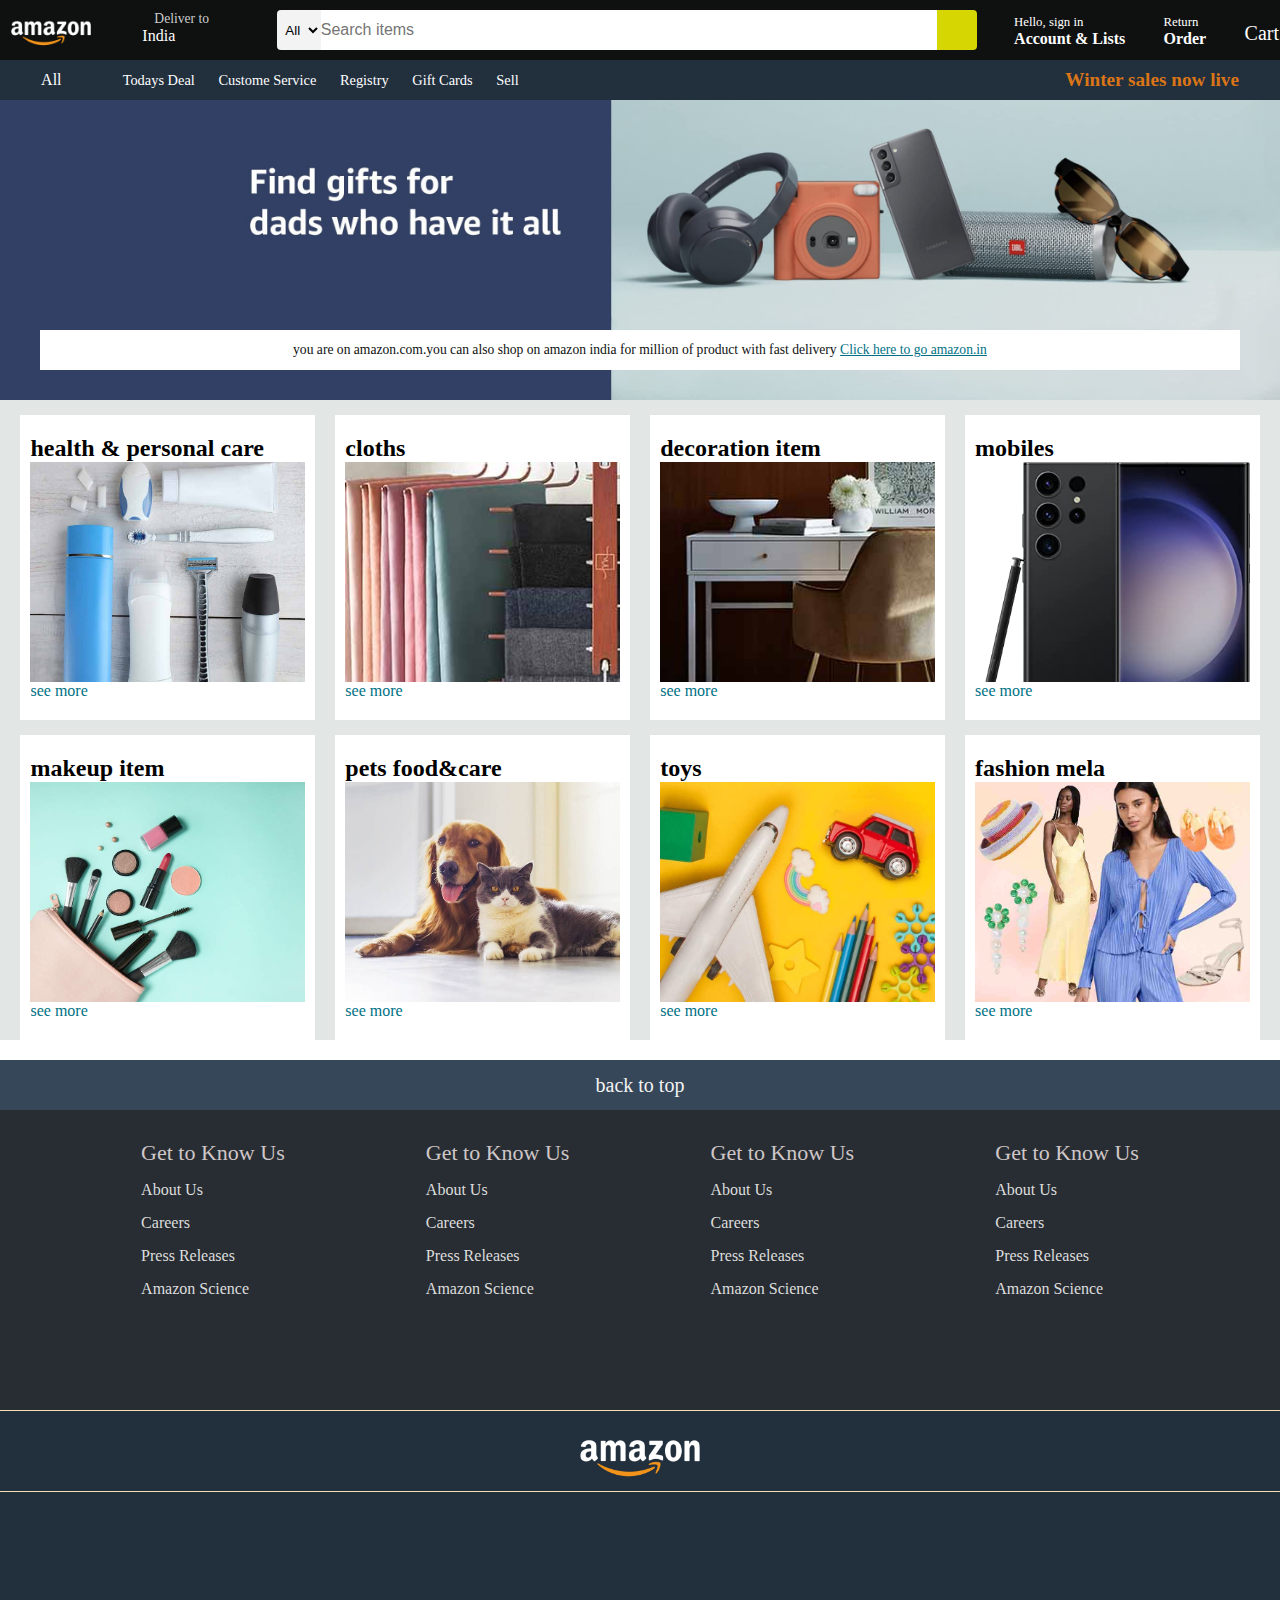
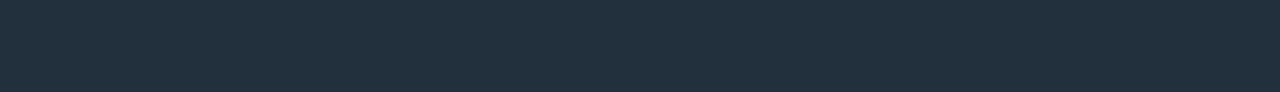
<file: amazonclon/index.html>
<!DOCTYPE html>
<html lang="en">
<head>
    <meta charset="UTF-8">
    <meta name="viewport" content="width=device-width, initial-scale=1.0">
    <title>Document</title>
    <link rel="stylesheet" href="https://cdnjs.cloudflare.com/ajax/libs/font-awesome/6.4.0/css/all.min.css" integrity="sha512-iecdLmaskl7CVkqkXNQ/ZH/XLlvWZOJyj7Yy7tcenmpD1ypASozpmT/E0iPtmFIB46ZmdtAc9eNBvH0H/ZpiBw==" crossorigin="anonymous" referrerpolicy="no-referrer" />
    <link rel="stylesheet" href="amazon_style.css">
</head>
<body>
    <!--       main div      -->
        <div class="navbar">
            <!--     1      -->
            <div class="nav-logo border">
                <div class="logo"></div>
            </div>
            <!--      2   -->
            <div class="nav-address border">
                <p class="add-text1">Deliver to</p>
                <div class="add-icon">
                    <i class="fa-solid fa-location-dot"></i>
                    <p class="add-text2">India</p>
                </div>
            </div>
            <!--   3   -->
            <div class="nav-search">
                <select class="select-search">
                    <option>All</option>
                </select>
                <input  placeholder="Search items" class="search-input">
                <div class="search-icon">
                    <i class="fa-solid fa-magnifying-glass"></i>
                </div> 
            </div>
            <!--     4      -->
            <div class="nav-sign border" >
                <p><span class="box45">Hello, sign in</span></p>
                <P class="box54">Account & Lists</P>
            </div>
            <!--            5          -->
            <div class="nav-retun border" >
                <p><span class="box45">Return</span></p>
                <P class="box54">Order</P>
            </div>
            <!--             6            -->
            <div class="nav-cart border">
                <i class="fa-solid fa-cart-shopping"></i>
                Cart
            </div>
        </div>
        <!--     panel  row2    -->
        <div class="panel">
            <div class="border">
                <i class="fa-solid fa-list"></i>
                All
            </div>
            <div class="panel-ops">
                <p>Todays Deal</p>
                <p>Custome Service</p>
                <p>Registry</p>
                <p>Gift Cards</p>
                <p> Sell</p>
            </div>
            <div class="panel-deals border">
                Winter sales now live
            </div>
        </div>
    </header>
    <!-- heroes section -->
    <div class="herose">
        <div class="herose-contain">
            <p>you are on amazon.com.you can also shop on amazon india for million of product with fast delivery <a href="#">Click here to go amazon.in</a></p>
        </div>
    </div>
    <!-- shop section -->
    <div class="shop-sec">
        <div class="box1 box">
        <div class="box-contant">
            <h2>health & personal care</h2>
            <div class="box-img" style="background-image: url(box2_image.jpg);"></div> 
            <p>see more</p>
        </div>
        </div>
        <div class="box2 box">
            <div class="box-contant">
            <h2>cloths</h2>
            <div class="box-img" style="background-image: url(box1_image.jpg);"></div> 
            <p>see more</p>
        </div></div>
        <div class="box3 box">
            <div class="box-contant">
                <h2>decoration item</h2>
                <div class="box-img" style="background-image: url(box3_image.jpg);"></div> 
                <p>see more</p>
            </div>
        </div>
        <div class="box4 box">
            <div class="box-contant">
                <h2>mobiles</h2>
                <div class="box-img" style="background-image: url(box4_image.jpg);"></div> 
                <p>see more</p>
            </div>
        </div>
        <div class="box5 box">
            <div class="box-contant">
                <h2>makeup item</h2>
                <div class="box-img" style="background-image: url(box5_image.jpg);"></div> 
                <p>see more</p>
            </div>
            </div>
            <div class="box6 box">
                <div class="box-contant">
                <h2>pets food&care</h2>
                <div class="box-img" style="background-image: url(box6_image.jpg);"></div> 
                <p>see more</p>
            </div></div>
            <div class="box7 box">
                <div class="box-contant">
                    <h2>toys</h2>
                    <div class="box-img" style="background-image: url(box7_image.jpg);"></div> 
                    <p>see more</p>
                </div>
            </div>
            <div class="box8 box">
                <div class="box-contant">
                    <h2>fashion mela</h2>
                    <div class="box-img" style="background-image: url(box8_image.jpg);"></div> 
                    <p>see more</p>
                </div>
            </div>
    </div>
    
    <footer>
         <div class="footpanel1">
            back to top
         </div>
         <div class="footpanel2">
            <ul>
                <p style="font-size: 22px;">Get to Know Us</p>
                <a href="#">About Us</a>
                <a href="#">Careers</a>
                <a href="#">Press Releases</a>
                <a href="#">Amazon Science</a>
            </ul> 
            <ul>
                <p style="font-size: 22px;">Get to Know Us</p>
                <a href="#">About Us</a>
                <a href="#">Careers</a>
                <a href="#">Press Releases</a>
                <a href="#">Amazon Science</a>
            </ul> 
            <ul>
                <p style="font-size: 22px;">Get to Know Us</p>
                <a href="#">About Us</a>
                <a href="#">Careers</a>
                <a href="#">Press Releases</a>
                <a href="#">Amazon Science</a>
            </ul> 
            <ul>
                <p style="font-size: 22px;">Get to Know Us</p>
                <a href="#">About Us</a>
                <a href="#">Careers</a>
                <a href="#">Press Releases</a>
                <a href="#">Amazon Science</a>
            </ul> 
        </div>

        <div class="footpanel3">
            <div class="logo-img" style="background-image: url(amazon_logo.png);"></div>
        </div>
        <div class="footpanel4"> </div>
    </footer>
    </body>
</body>
</html>
</file>
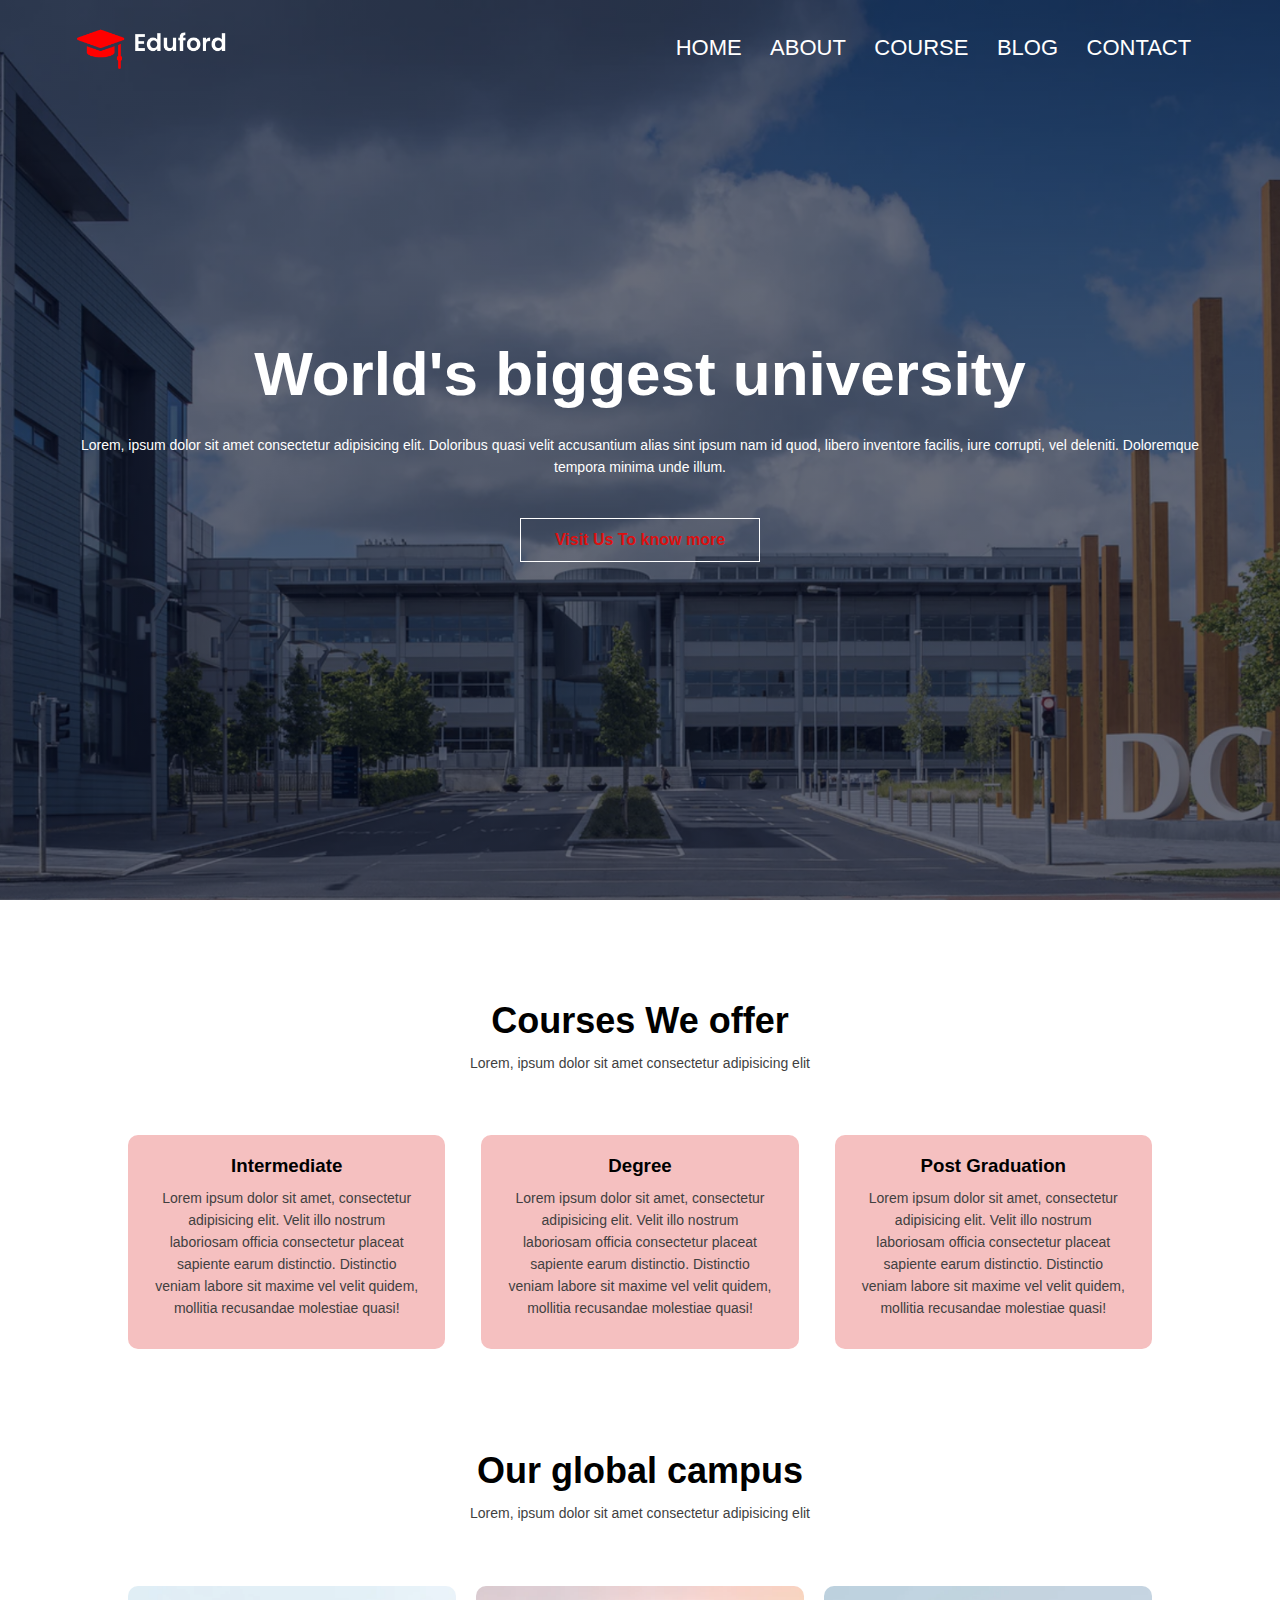
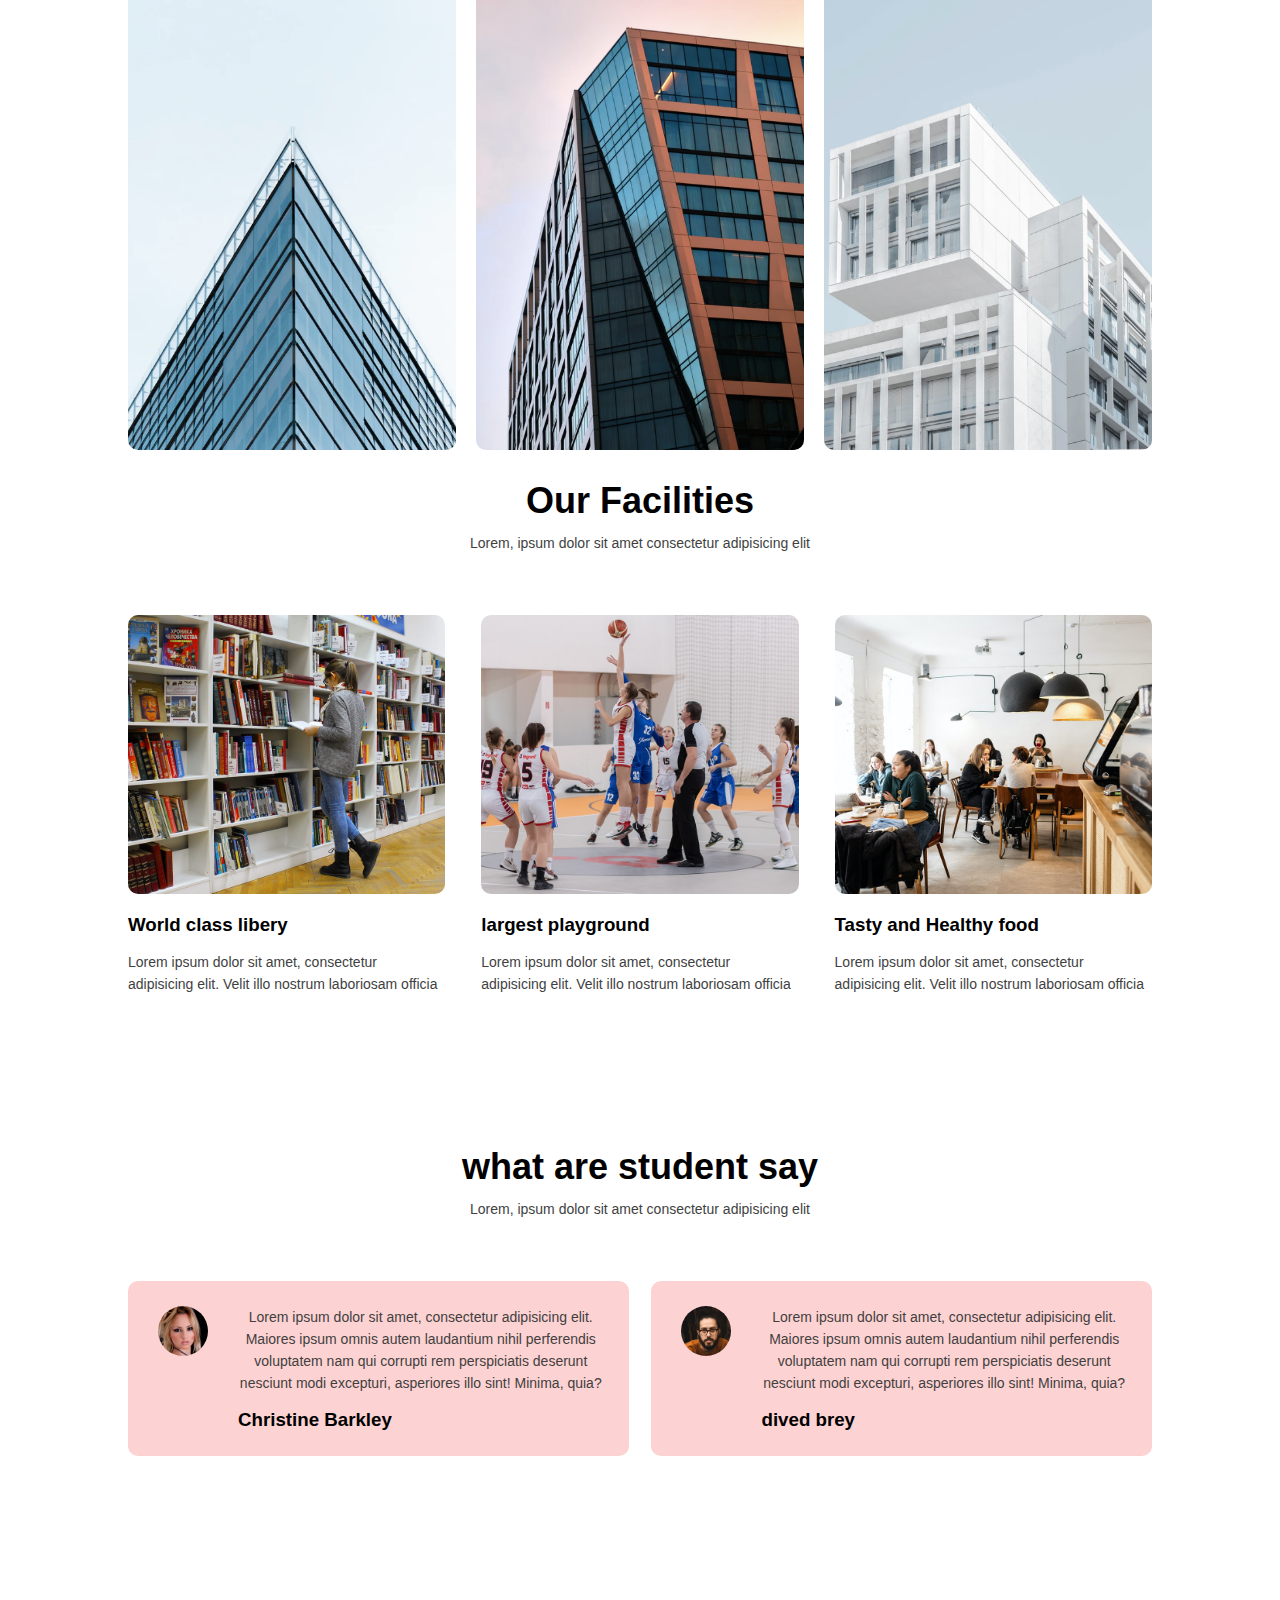
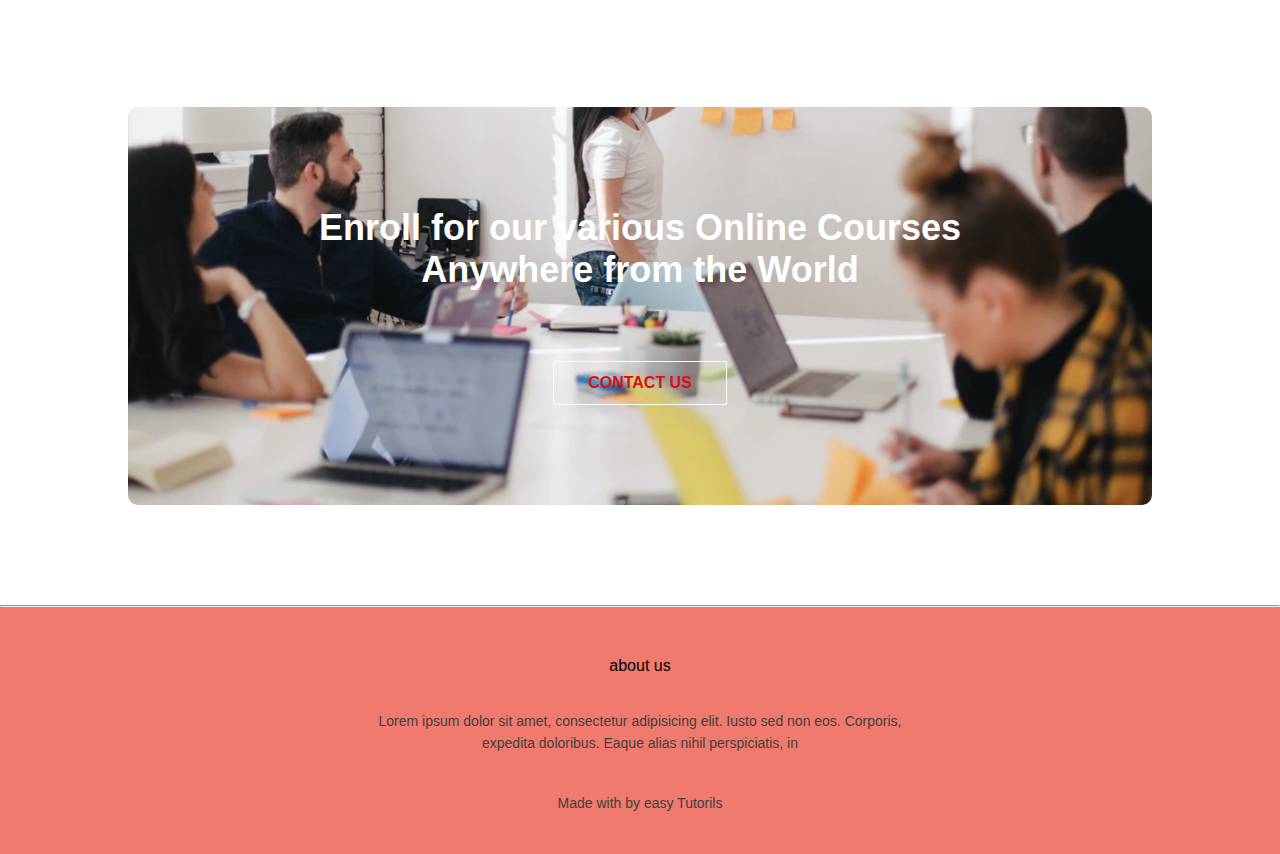
<file: college page/index.html>
<!DOCTYPE html>
<html lang="en">
<head>
    <meta charset="UTF-8">
    <meta name="viewport" content="width=device-width, initial-scale=1.0">
    <title>University</title>
    <link rel="stylesheet" href="https://cdnjs.cloudflare.com/ajax/libs/font-awesome/6.4.0/css/all.min.css" integrity="sha512-iecdLmaskl7CVkqkXNQ/ZH/XLlvWZOJyj7Yy7tcenmpD1ypASozpmT/E0iPtmFIB46ZmdtAc9eNBvH0H/ZpiBw==" crossorigin="anonymous" referrerpolicy="no-referrer"/>
    <link rel="stylesheet" href="style.css">
</head>
<body>
    <section class="header">
        <nav>
            <a href="index.com"><img src="logo.png" alt=""></a>
            <div class="nav-links" id="navLinks">
                <i class="fa-solid fa-circle-xmark" onclick="hidimemu()"></i>
                <ul>
                    <li><a href="">HOME</a></li>
                    <li><a href="">ABOUT</a></li>
                    <li><a href="">COURSE</a></li>
                    <li><a href="">BLOG</a></li>
                    <li><a href="">CONTACT</a></li>
                </ul>
            </div>
                <i class="fa-solid fa-bars" onclick="showmenu()"></i>
        </nav>
        <div class="text-box">
            <h1>World's biggest university</h1>
            <p>Lorem, ipsum dolor sit amet consectetur adipisicing elit. 
                Doloribus quasi velit accusantium alias sint ipsum nam
                 id quod, libero inventore facilis, iure corrupti, 
                vel deleniti. Doloremque tempora minima unde illum.
            </p>
            <a class='hero-btn'>Visit Us To know more</a>
             

        </div>

    </section>
    <!-- ------------------java script for toogle menu-------------- -->
    <script>

        var navLinks = document.getElementById("navLinks");
        function showmenu(){
            navLinks.style.right ="0";
        }
        function hidimemu(){
            navLinks.style.right ="-200px";
        }
    </script>

    <!-- ------------------------course---------------- -->
    <section class="course">
        <h1>Courses We offer </h1>
        <p>Lorem, ipsum dolor sit amet consectetur adipisicing elit</p>
        
        <div class="row">
            <div class="course-col">
                <h3>Intermediate</h3>
                <p>Lorem ipsum dolor sit amet, consectetur adipisicing 
                    elit. Velit illo nostrum laboriosam officia consectetur
                    placeat sapiente earum distinctio. Distinctio veniam labore 
                    sit maxime vel velit quidem, 
                    mollitia recusandae molestiae quasi!
                </p>
            </div>
            <div class="course-col">
                <h3>Degree</h23>
                <p>Lorem ipsum dolor sit amet, consectetur adipisicing 
                    elit. Velit illo nostrum laboriosam officia consectetur
                    placeat sapiente earum distinctio. Distinctio veniam labore 
                    sit maxime vel velit quidem, 
                    mollitia recusandae molestiae quasi!
                </p>
            </div>
            <div class="course-col">
                    <h3>Post Graduation</h3>
                <p>Lorem ipsum dolor sit amet, consectetur adipisicing 
                    elit. Velit illo nostrum laboriosam officia consectetur
                    placeat sapiente earum distinctio. Distinctio veniam labore 
                    sit maxime vel velit quidem, 
                    mollitia recusandae molestiae quasi!
                </p>
            </div>
        </div>
    </section>
    <!--       campus     -->
    <section>
        <div class="campus">
            <h1>Our global campus</h1>
            <p>Lorem, ipsum dolor sit amet consectetur adipisicing elit</p>
            <div class="row">
                <div class="campus-col">
                    <img src="london.png" alt="not load">
                    <div class="layer">
                        <h3>LONDON</h3>
                    </div>
                </div>
                <div class="campus-col">
                    <img src="newyork.png" alt="not load">
                    <div class="layer">
                        <h3>New York</h3>
                    </div>
                </div>
                <div class="campus-col">
                    <img src="washington.png" alt="not load">
                    <div class="layer">
                        <h3>Wasghinton</h3>
                    </div>
                </div>
            </div>
        </div>
    </section>

    <!--        facilities      -->
    <section class="facilities">
        <h1>Our Facilities</h1>
        <p>Lorem, ipsum dolor sit amet consectetur adipisicing elit</p>

        <div class="row">
            <div class="facilities-col">
                <img src="library.png" alt="">
                <h3>World class libery</h3>
                <p>Lorem ipsum dolor sit amet, consectetur adipisicing 
                elit. Velit illo nostrum laboriosam officia</p>
            </div>
            <div class="facilities-col">
                <img src="basketball.png" alt="">
                <h3>largest playground</h3>
                <p>Lorem ipsum dolor sit amet, consectetur adipisicing 
                elit. Velit illo nostrum laboriosam officia</p>
            </div>
            <div class="facilities-col">
                <img src="cafeteria.png" alt="">
                <h3>Tasty and Healthy food</h3>
                <p>Lorem ipsum dolor sit amet, consectetur adipisicing 
                elit. Velit illo nostrum laboriosam officia</p>
            </div>
        </div>
    </section>

    <!--         testimonials        -->
    <section class="testimonials">
        <h1>what are student say</h1>
        <p>Lorem, ipsum dolor sit amet consectetur adipisicing elit</p>

        <div class="row">
            <div class="testimonials-col">
                <img src="user1.jpg" alt="">
                <div>
                    <p>Lorem ipsum dolor sit amet, consectetur adipisicing elit. 
                        Maiores ipsum omnis autem laudantium nihil perferendis voluptatem nam qui corrupti rem perspiciatis deserunt 
                        nesciunt modi excepturi, asperiores illo sint! Minima, quia?</p>
                        <h3>Christine Barkley</h3>
                        <i class="fa-solid fa-star"></i>
                        <i class="fa-solid fa-star"></i>
                        <i class="fa-solid fa-star"></i>
                        <i class="fa-solid fa-star"></i>
                        <i class="fa-solid fa-star-half-stroke"></i>
                </div>
            </div>
            <div class="testimonials-col">
                <img src="user2.jpg" alt="">
                <div>
                    <p>Lorem ipsum dolor sit amet, consectetur adipisicing elit. 
                        Maiores ipsum omnis autem laudantium nihil perferendis voluptatem nam qui corrupti rem perspiciatis deserunt 
                        nesciunt modi excepturi, asperiores illo sint! Minima, quia?</p>
                        <h3>dived brey</h3>
                        <i class="fa-solid fa-star"></i>
                        <i class="fa-solid fa-star"></i>
                        <i class="fa-solid fa-star"></i>
                        <i class="fa-solid fa-star"></i>
                        <i class="fa-regular fa-star"></i>
                        <i class="fa-solid fa-star-half-stroke"></i>
                </div>
            </div>
        </div>
    </section>

    <!--      coment      -->

<div class="cta">
    <h1>Enroll for our various Online Courses<br>Anywhere
        from the World </h1>
        <a href="" class="hero-btn">CONTACT US</a>
</div>

<!-- footer -->
<hr>
<section class="footer">
    <h4>about us</h4>
    <p>Lorem ipsum dolor sit amet, consectetur adipisicing elit. 
        Iusto sed non eos. Corporis, <br>expedita doloribus. 
        Eaque alias nihil perspiciatis, in     </p>
        <div class="icons">
            <i class="fa-brands fa-facebook"></i>
            <i class="fa-brands fa-instagram"></i>
            <i class="fa-brands fa-twitter"></i>
            <i class="fa-brands fa-linkedin"></i>
            <i class="fa-brands fa-youtube"></i>
        </div>
        <p>Made with <i class="fa-regular fa-heart"></i> by easy Tutorils</p>
</section>
</body>
</html>
</file>
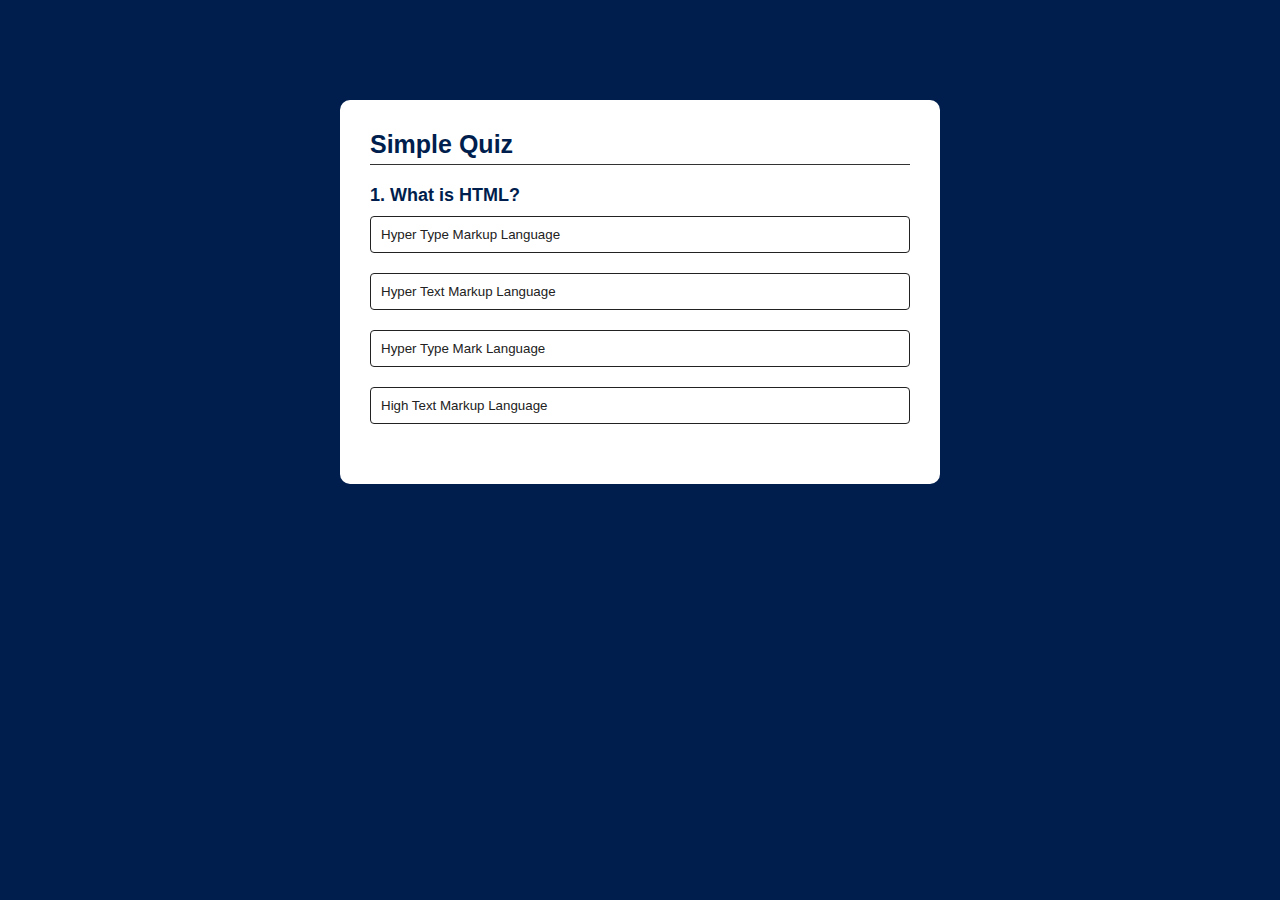
<file: Quiz space js/index.html>
<!DOCTYPE html>
<html lang="en">
<head>
    <meta charset="UTF-8">
    <meta name="viewport" content="width=device-width, initial-scale=1.0">
    <link rel="stylesheet" href="style.css">
    <title>Document</title>
</head>
<body>
    <div class="app">
        <h1>Simple Quiz</h1>
        <div class="quiz">
            <h2 id="Question">what is correct</h2>
            <div id="answerbtn">
                <button class="ansbtn">1</button>
                <button class="ansbtn">2</button>
                <button class="ansbtn">3</button>
                <button class="ansbtn">4</button>
            </div>    
            <button id="nextbtn">Next</button>
        </div>
    </div>

<script src="script.js"></script>    
</body>
</html>
</file>
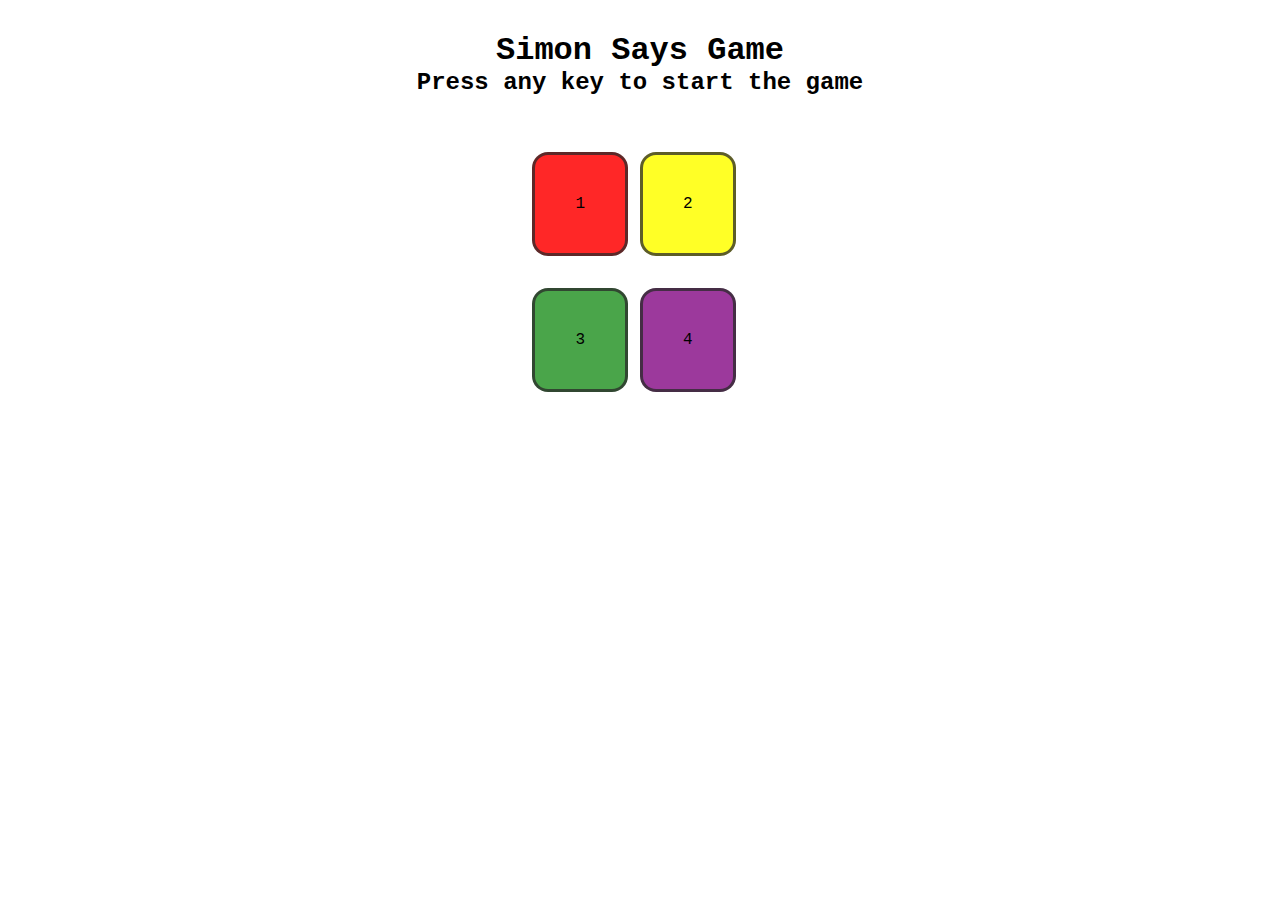
<file: Simon game js/index.html>
<!DOCTYPE html>
<html lang="en">
<head>
    <meta charset="UTF-8">
    <meta name="viewport" content="width=device-width, initial-scale=1.0">
    <link rel="stylesheet" href="style.css">
    <title>simon</title>
</head>
<body>
    <h1>Simon Says Game</h1>
    <h2>Press any key to start the game</h2>
    <div class="btn-container">
        <div class="line-one">
            <div class="btn red" id="red" type="button" >1</div>
            <div class="btn yellow" id="yellow" type="button" >2</div>
        </div>
        <div class="line-two">
            <div class="btn green" id="green" type="button"  >3</div>
            <div class="btn purple" id="purple" type="button" >4</div>
        </div>
    </div>

    <script src="script.js"></script>
</body>
</html>
</file>
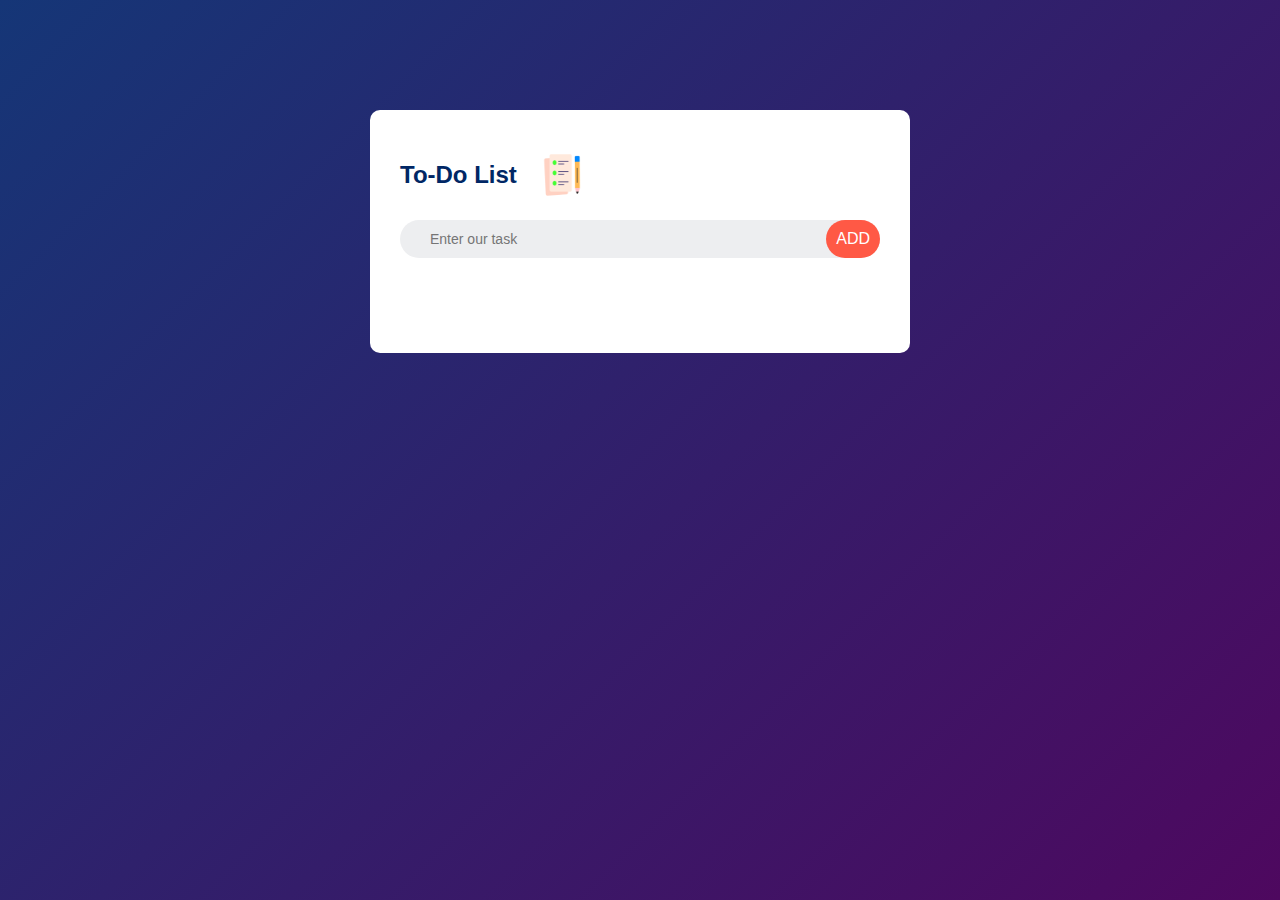
<file: To_dolist js/index.html>
<!DOCTYPE html>
<html lang="en">
<head>
    <meta charset="UTF-8">
    <meta name="viewport" content="width=device-width, initial-scale=1.0">
    <link rel="stylesheet" href="style.css">
    <title>Document</title>
</head>
<body>
    <div class="container">
        <div class="toDoapp">
            <h2>To-Do List <img src="icon.png" alt=""></h2>
            <div class="row">
                <input type="text" id="inputBox" placeholder="Enter our task">
                <button onclick="addTask()">ADD</button>
            </div>
            <ul class="listcontain">
                <!-- <li class="checked"></li> -->
            </ul>
        </div>
    </div>
<script src="script.js"></script>
</body>
</html>
</file>
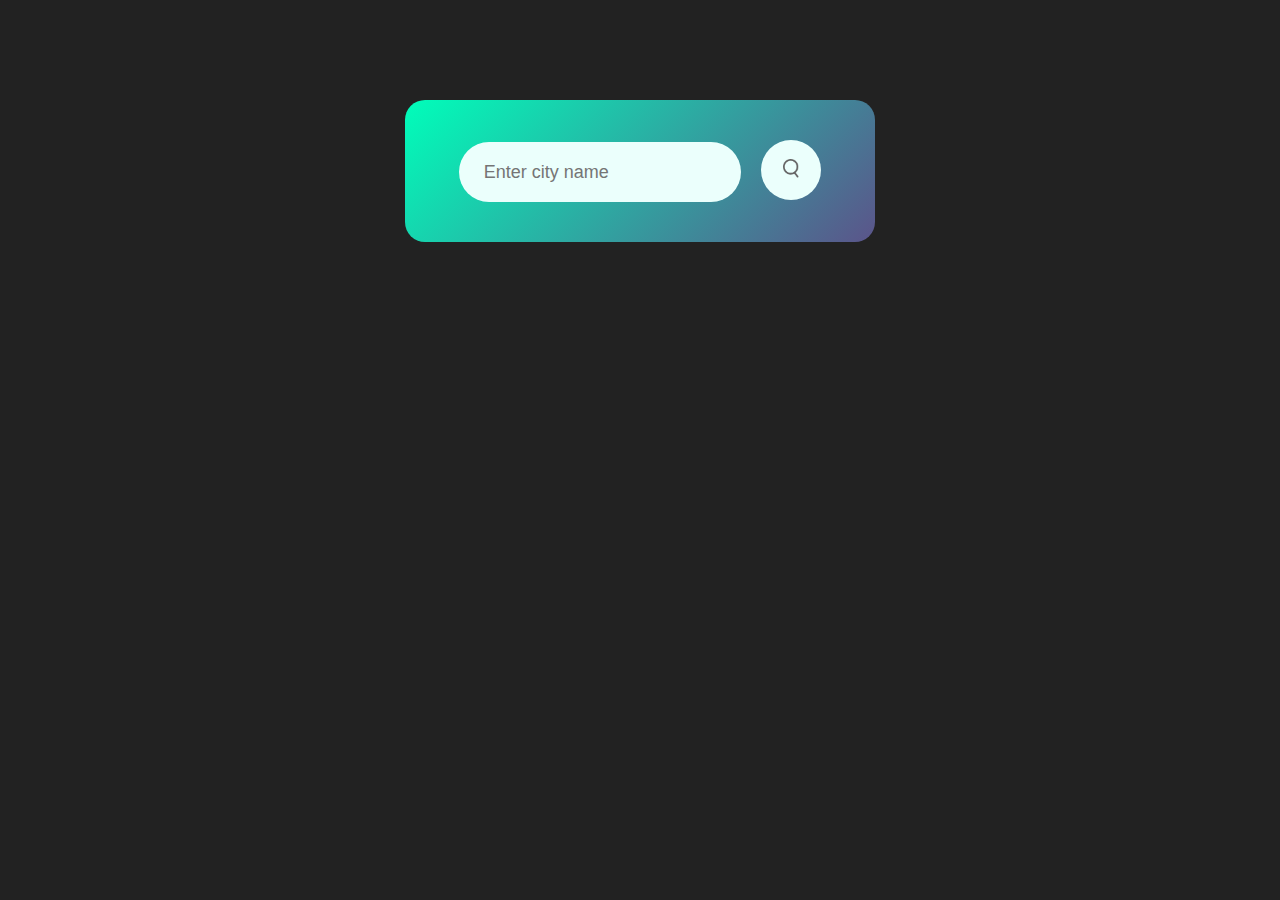
<file: weather app js/index.html>
<!DOCTYPE html>
<html lang="en">
<head>
    <meta charset="UTF-8">
    <meta name="viewport" content="width=device-width, initial-scale=1.0">
    <link rel="stylesheet" href="style.css">
    <title>Weather</title>
</head>
<body>
    <div class="card">
        <!-- seacrh box  -->
        <div class="serch">
            <input type="text" placeholder="Enter city name"
            spellcheck="false">
            <button><img src="search.png" alt=""></button>
        </div>
        <!-- weather box -->
        <div class="weather">
            <img src="rain.png" class="weather-icon">
            <h1 class="temp">24°C</h1>
            <h2 class="city">New YORk</h2>
            <!-- deatils -->
            <div class="details">
                <div class="col">
                    <img src="humidity.png" alt="">
                    <div>
                        <p class="humidity">50%</p>
                        <p>Humidity</p>
                    </div>
                </div>
                <div class="col">
                    <img src="wind.png" alt="">
                    <div>
                        <p class="wind">50-km/hr</p>
                        <p>Wind speed</p>
                    </div>
                </div>
            </div>
        </div>
    </div>
<script>

    const apiUrl = "https://api.openweathermap.org/data/2.5/weather?units=metric&q=";
    const apiKey="3c032151ad5d7bdddeef1c7d7b99ff61";
    const seacrhBox = document.querySelector(".serch input")
    const seacrhBtn = document.querySelector(".serch button");
    const weatherIcon = document.querySelector(".weather-icon");
    async function checkWeather(city){
        const response = await fetch(apiUrl + city + `&appid=${apiKey}`);
        var data = await response.json();

        console.log(data);
        document.querySelector(".city").innerHTML = data.name;
        document.querySelector(".temp").innerHTML = Math.round(data.main.temp) +"°C";
        document.querySelector(".wind").innerHTML = data.wind.speed +"km/h";
        document.querySelector(".humidity").innerHTML = data.main.humidity+"%";

        if(data.weather[0].main == "Clouds"){
            weatherIcon.src ="clouds.png";
        }
        else if(data.weather[0].main == "Rain"){
            weatherIcon.src ="rain.png";
        }
        else if(data.weather[0].main == "Snow"){
            weatherIcon.src ="snow.png";
        }
        else if(data.weather[0].main == "Clear"){
            weatherIcon.src ="clear.png";
        }
        else if(data.weather[0].main == "Drizzle"){
            weatherIcon.src ="drizzle.png";
        }
        else if(data.weather[0].main == "Mist"){
            weatherIcon.src ="mist.png";
        }


        document.querySelector(".weather").style.display = "block";
    }

seacrhBtn.addEventListener("click", ()=>{
    checkWeather(seacrhBox.value);
})

</script>
</body>
</html>
</file>
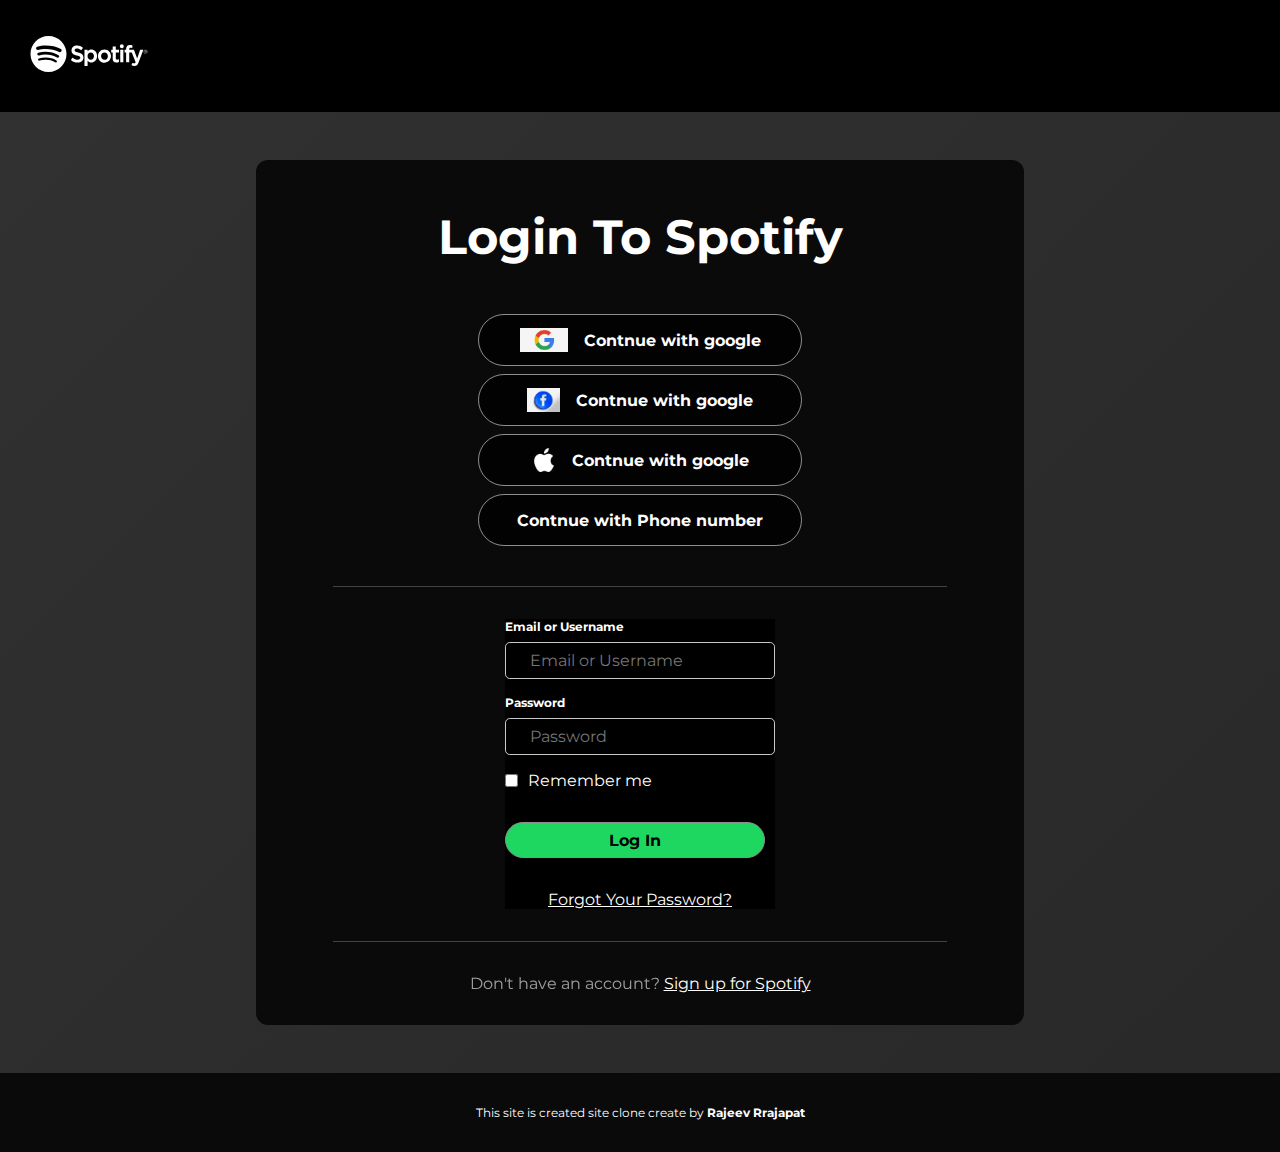
<file: Spotify clone/form/index.html>
<!DOCTYPE html>
<html lang="en">
<head>
    <meta charset="UTF-8">
    <meta name="viewport" content="width=device-width, initial-scale=1.0">
    <link rel="stylesheet" href="https://cdnjs.cloudflare.com/ajax/libs/font-awesome/6.5.1/css/all.min.css" integrity="sha512-DTOQO9RWCH3ppGqcWaEA1BIZOC6xxalwEsw9c2QQeAIftl+Vegovlnee1c9QX4TctnWMn13TZye+giMm8e2LwA==" crossorigin="anonymous" referrerpolicy="no-referrer" />
    
    <link rel="preconnect" href="https://fonts.googleapis.com" />
    <link rel="preconnect" href="https://fonts.gstatic.com" crossorigin />
    <link
    href="https://fonts.googleapis.com/css2?family=Montserrat:ital@0;1&family=Roboto:ital,wght@0,400;0,500;0,700;1,300&display=swap"
    rel="stylesheet"
    />
    <link rel="icon" href="logo.png" />
    <link rel="stylesheet" href="style.css">
    <title>Login-Soptify</title>
</head>
<body>
    <div class="main">
        <div class="nav"><img src="icon.svg" alt=""></div>
    
    <div class="middle">
        <div  class="middletext">Login To Spotify</div>
        <div class="btn"><img src="googe.webp" alt=""> Contnue with google</div>
        <div class="btn"><img src="facebook.avif" alt=""> Contnue with google</div>
        <div class="btn"><img src="apple.webp" 
        style="filter: invert(1);"> Contnue with google</div>
        <div class="btn">Contnue with Phone number</div>
        <div class="midline"></div>
        <div class="login">
            <label class="inputtext" for="name">Email or Username</label>
            <input class="inputdetail" type="text" id="name" placeholder="Email or Username">
            <label class="inputtext" for="password">Password</label>
            <input class="inputdetail" type="text" id="password" placeholder="Password">
            <div class="check"> <input type="checkbox" >Remember me</div>
            <button class="btn logbtn"
            style="background-color:#1ED760; color: black;" >Log In</button>
            <a href="#">Forgot Your Password?</a>
        </div>
        <div class="midline"></div>
        <div class="sing"><span>Don't have an account?</span>
            <a href="#">Sign up for Spotify</a>
        </div>
    </div>
    <div class="navbar">This site is created site clone create by <b>Rajeev Rrajapat</b></div>
    </div>
</body>
</html>
</file>
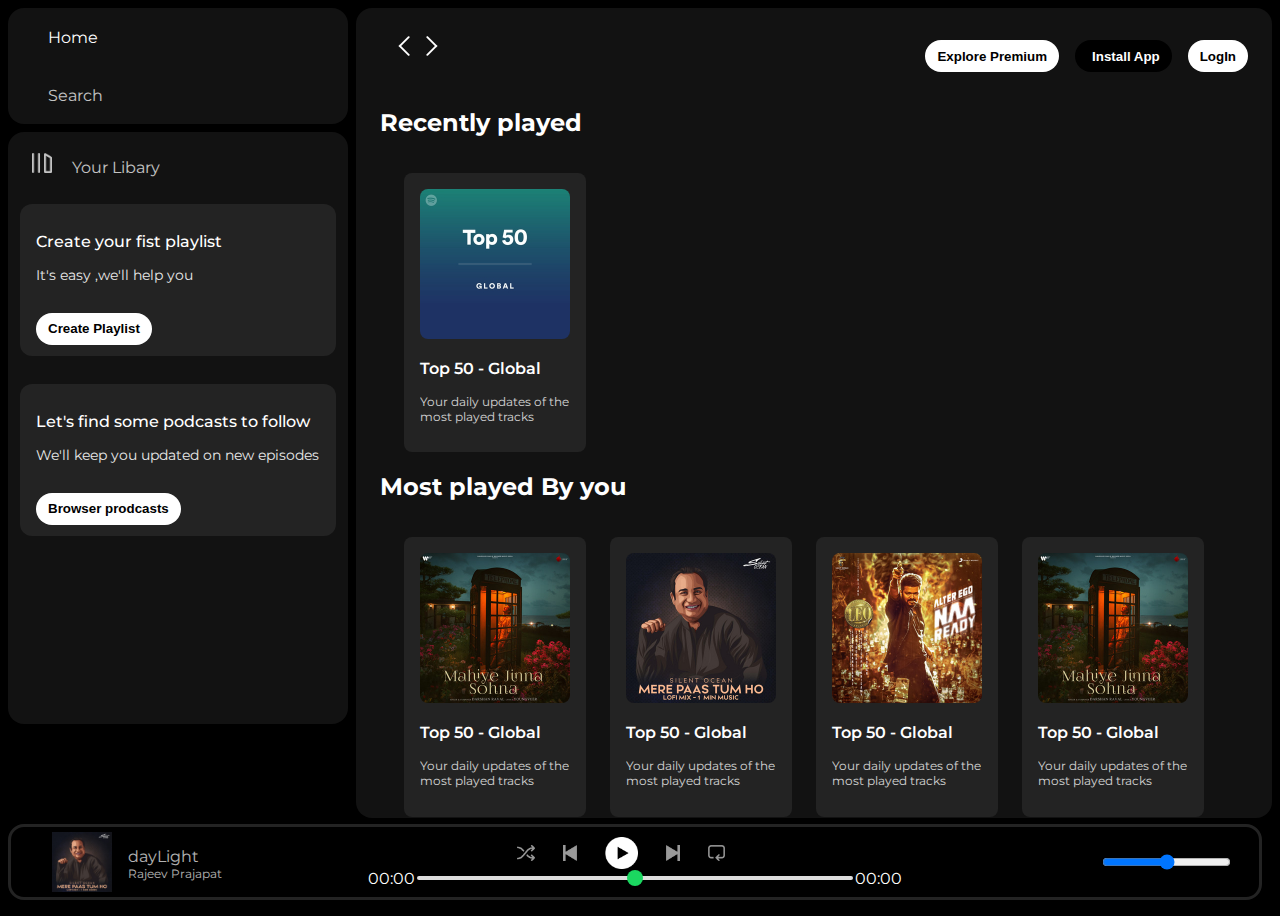
<file: Spotify clone/home page/index.html>
<!DOCTYPE html>
<html lang="en">
<head>
    <meta charset="UTF-8" />
    <meta name="viewport" content="width=device-width, initial-scale=1.0" >
    <link rel="stylesheet" href="https://cdnjs.cloudflare.com/ajax/libs/font-awesome/6.5.1/css/all.min.css" integrity="sha512-DTOQO9RWCH3ppGqcWaEA1BIZOC6xxalwEsw9c2QQeAIftl+Vegovlnee1c9QX4TctnWMn13TZye+giMm8e2LwA==" crossorigin="anonymous" referrerpolicy="no-referrer" />
    
    <link rel="preconnect" href="https://fonts.googleapis.com" />
    <link rel="preconnect" href="https://fonts.gstatic.com" crossorigin />
    <link
    href="https://fonts.googleapis.com/css2?family=Montserrat:ital@0;1&family=Roboto:ital,wght@0,400;0,500;0,700;1,300&display=swap"
    rel="stylesheet"
    />
    <link rel="icon" href="logo.png" />
    <link rel="stylesheet" href="style.css">
    <title>Spotify - Web Player: Music for everyone</title>
</head>
<body>
    <div class="main">
        <div class="sidebar">
            <div class="nav">
                <div class="nav-option"
                style="opacity: 1;">
                    <i class="fa-solid fa-house"></i>
                    <a href="#">Home</a>
                </div>
                <div class="nav-option" >
                    <i class="fa-solid fa-magnifying-glass"></i>
                    <a href="#">Search</a>
                </div>
            </div>
            <div class="libary">
                <div class="options">
                    <div class="lib-option nav-option" >
                        <img src="library_icon.png" alt="">
                        <a href="#">Your Libary</a>
                    </div>
                    <div class="icons">
                        <i class="fa-solid fa-plus"></i>
                        <i class="fa-solid fa-arrow-right"></i>
                    </div>
                </div>
                <div class="lib-box">
                    <div class="box">
                        <p class="box-p1">
                            Create your fist playlist
                        </p>
                        <p class="box-p2">
                            It's easy ,we'll help you
                        </p>
                        <button class="badge">
                            Create Playlist
                        </button>
                    </div>
                    <div class="box">
                        <p class="box-p1">
                            Let's find some podcasts to follow
                        </p>
                        <p class="box-p2">
                            We'll keep you updated on new episodes
                        </p>
                        <button class="badge">
                            Browser prodcasts
                        </button>
                    </div>
                </div>
            </div>
        </div>
        <div class="main-content">
            <div class="stick-nav">
                <div class="stick-nav-icons">
                    <img src="backward_icon.png" alt="">
                    <img src="forward_icon.png" alt="" class="hide">
                </div>
                <div class="stick-nav-options">
                    <button class="badge item-alig hide">
                        Explore Premium
                    </button>
                    <button class="badge dark-badge item-alig">
                        <i class="fa-regular fa-circle-down"
                        style="margin-right: 5px;"></i>Install App
                    </button>
                    <a href="http://127.0.0.1:5500/form/index.html"> <button class="badge">LogIn</button></a>
        
                </div>
            </div>


            <h2>Recently played</h2>
            <div class ="cards-container">
                <div class="card">
                    <img src="card1img.jpeg" alt="" class="card-img">
                    <p class="card-title">Top 50 - Global</p>
                    <p class="card-info">Your daily updates of the most played tracks</p>
                </div>
            </div>
            <h2>Most played By you</h2>
            <div class ="cards-container">
                <div class="card">
                    <img src="card2img.jpeg" alt="" class="card-img">
                    <p class="card-title">Top 50 - Global</p>
                    <p class="card-info">Your daily updates of the most played tracks</p>
                </div>
                <div class="card">
                    <img src="card3img.jpeg" alt="" class="card-img">
                    <p class="card-title">Top 50 - Global</p>
                    <p class="card-info">Your daily updates of the most played tracks</p>
                </div>

                <div class="card">
                    <img src="card4img.jpeg" alt="" class="card-img">
                    <p class="card-title">Top 50 - Global</p>
                    <p class="card-info">Your daily updates of the most played tracks</p>
                </div>
                <div class="card">
                    <img src="card2img.jpeg" alt="" class="card-img">
                    <p class="card-title">Top 50 - Global</p>
                    <p class="card-info">Your daily updates of the most played tracks</p>
                </div>

                <div class="card">
                    <img src="card4img.jpeg" alt="" class="card-img">
                    <p class="card-title">Top 50 - Global</p>
                    <p class="card-info">Your daily updates of the most played tracks</p>
                </div>
            </div>
            <h2>Most trends</h2>
            <div class ="cards-container">
                <div class="card">
                    <img src="card5img.jpeg" alt="" class="card-img">
                    <p class="card-title">Top 50 - Global</p>
                    <p class="card-info">Your daily updates of the most played tracks</p>
                </div>
                <div class="card">
                    <img src="card6img.jpeg" alt="" class="card-img">
                    <p class="card-title">Top 50 - Global</p>
                    <p class="card-info">Your daily updates of the most played tracks</p>
                </div>

                <div class="card">
                    <img src="card1img.jpeg" alt="" class="card-img">
                    <p class="card-title">Top 50 - Global</p>
                    <p class="card-info">Your daily updates of the most played tracks</p>
                </div>
            </div>
            <div class="footer">
                <div class="line"></div>
            </div>
        </div>
        <div class="music-player">
            <div class="album">
                <div class="album-img"><img src="card3img.jpeg" alt=""></div>
                <div class="album-info">
                    <div class="firsinfo">dayLight</div>
                    <div class="secinfo">Rajeev Prajapat</div>
                </div>
                <div class="album-icon">
                    <i class="fa-regular fa-heart"></i>
                    <i class="fa-brands fa-squarespace"></i>
                </div>

            </div>
            <div class="player">
                <div class="player-control">
                    <img src="player_icon1.png" alt="" class="player-icon-control">
                    <img src="player_icon2.png" alt="" class="player-icon-control">
                    <img src="player_icon3.png" alt="" class="player-icon-control"
                    style="opacity: 1; height: 2rem;">
                    <img src="player_icon4.png" alt="" class="player-icon-control">
                    <img src="player_icon5.png" alt="" class="player-icon-control">
                </div>
                <div class="playback-bar">
                    <span class="curr-time">00:00</span>
                    <input type="range" min="0"
                    class="progress-bar">
                    <span class="curr-time">00:00</span>
                </div>
            </div>
            <div class="control">
                <i class="fa-regular fa-circle-play"></i>
                <i class="fa-solid fa-microphone"></i>
                <i class="fa-solid fa-list"></i>
                <i class="fa-solid fa-tv"></i>
                <i class="fa-solid fa-volume-high"></i>
                <input type="range">
            </div>
        </div>

    </div>
    
</body>
</html>
</file>
<file: amazonclon/amazon_style.css>
*{
    padding: 0px;
    margin: 0px;
    border: border-box;
}

.navbar{
    height: 60px;
    background-color: #0f1111;
    color: white;
    display: flex;
    align-items: center;
    justify-content: space-between;

}

.nav-logo{
    height: 50px;
    width: 100px;
}

.logo{
    background-image: url("amazon_logo.png");
    background-size: cover;
    height: 100%;
    width: 100%;
}

.border{
    border: 1px solid transparent;
}

.border:hover{
    border: 1.5px solid #a6b802;
    border-radius: 5px;
}

/*           box 2          */
.nav-address{
    height: 50px;
    width: 100px;
    
}
.add-text1{
    font-size: 0.85rem;
    margin-top: 6px;
    color: #cccccc;
    margin-left: 15px;
}
.add-text2{
    font-size: 1rem;
    color: #ffffff;
    margin-left: 3px;
}
.add-icon{
    display: flex;
}
/* box 3 */
.nav-search{
    display: flex;
    justify-content: space-evenly;
    height: 40px;
    width: 700px;
    border-radius: 5px;
}
.select-search{
    background-color: #f3f3f3;
    width: 50px;
    text-align: center;
    border: none;
    border-top-left-radius: 4px;
    border-bottom-left-radius: 4px
}
.nav-search:hover{
    border: 2px orange solid;
}

.search-input{
    width: 100%;
    font-size: 1rem;
    border: none;
}

.search-icon{
    width: 45px;
    background-color: rgb(214, 214, 3);
    display: flex;
    justify-content: center;
    align-items: center;
    border-top-right-radius: 4px;
    border-bottom-right-radius: 4px;
    font-size: 1.2rem;
}

/*        box  4  , 5     */
.box45{
    font-weight: 200;
    font-size:0.8rem;
}
.box54{
    font-weight:bold;
    font-size: 1rem;
}
/*              box 6                 */
.nav-cart i {
    font-size: 30px;
}
.nav-cart{
    font-size:20px ;
    font-weight: 800px;
}
/*                   panel bar  s            */
.panel{
    height: 40px;
    background-color: #222f3d;
    display: flex;
    color: white;
    align-items: center;
    justify-content: space-evenly;
}
.panel-ops p {
    display: inline; 
    margin-left: 20px;

}
.panel-ops{
    width: 72%;
    font-size: 0.9rem;
}
.panel-deals{
    font-size: 1.2rem;
    font-weight: 900;
    color: rgb(218, 117, 23);
}


/*        herose section     */
.herose{
    background-image: url(hero_image.jpg);
    height: 300px;
    background-size: cover;
    display: flex;
    justify-content: center;
    align-items: flex-end;


}
.herose-contain{
    background-color: #ffffff;
    color: #0f1111;
    height: 40px;
    width: 1200px;
    display: flex;
    align-items: center;
    justify-content: center;
    margin-bottom: 30px;
    font-size: 0.85rem;
    
}
.herose-contain a{
    color: #007185;
}
/*                   shop section             */
.shop-sec{
    display: flex;
    flex-wrap: wrap;
    justify-content: space-evenly;
    background-color: #e2e7e6;

}

.box {
    height: 270px;
    background-color: white;
    width: 23%;
    padding: 20px 0px 15px;
    margin-top: 15px;
}

.box-img{
    height:220px;
    background-size: cover;
}

.box-contant{
    margin: 0px 10px 0px 10px;
}
.box-contant p {
    color: #007185;
}

.footpanel1{
    margin-top: 20px;
    background-color: #37475a;
    color: #f3f3f3;
    display: flex;
    justify-content: center;
    align-items: center;
    font-size: 20px;
    height: 50px;
}

.footpanel2{
    height: 300px;
    background-color:#282d33 ;
    color: #cfc7c7;
    display: flex;
    justify-content: space-evenly;
}
ul p{
    margin-top: 30px;
}
ul a{
    display: block;
    margin-top: 15px;
    color: #dddddd;
    text-decoration: none;
}

.footpanel3{
    height: 80px;
    background-color: #222f3d;
    border-top: 0.5px wheat solid;
    display: flex;
    justify-content: center;
    align-items: center;
}
.logo-img{
    height: 70px;
    width: 150px;
    background-size: cover;
}
.footpanel4{
    height: 200px;
    background-color: #222f3d;
    color: #dddddd;
    border-top: 0.5px wheat solid;
}
</file>
<file: college page/style.css>
*{
    margin: 0;
    padding: 0;
    font-family:'Lucida Sans', 'Lucida Sans Regular', 'Lucida Grande', 'Lucida Sans Unicode', Geneva, Verdana, sans-serif;
}
.header{
    min-height: 100vh;
    width: 100%;
    background-image: linear-gradient(rgba(4,9,30,0.6),
    rgba(4,9,30,0.6)),url(banner.png);
    background-position: center;
    background-size: cover;
    position: relative;
}
nav{
    display: flex;
    padding: 2% 6%;
    justify-content: space-between;
    align-items: center;
}
nav img{
    width: 150px;

}
.nav-links{
    flex: 1;
    text-align: right;

}
.nav-links ul li{
    list-style: none;
    display: inline-block;
    padding: 8px 12px;
    position: relative;
}
.nav-links ul li a{
    color: #fff;
    text-decoration: none;
    font-size: 22px;
}
.nav-links ul li::after{
    content:'';
    width: 0%;
    height: 2px;
    background: #f44336;
    display:block;
    margin: auto;
    transition: 0.5s;
}
.nav-links ul li:hover::after{
    width: 100%;
}

.text-box{
    width: 90%;
    color: #fff;
    position: absolute;
    left:50%;
    top:50%;
    transform: translate(-50%,-50%);
    text-align: center;
}
.text-box h1{
    font-size: 62px;
    margin-bottom: 15px;
}
.text-box p{
    margin: 10px 0 40;
    font-size: 14px;
    color: #fff;
}
/* .text-box a{
    text-decoration: none;
    color: #fc2717;
    font-weight: bolder;
    transition: 1s;
}
.text-box a:hover{
    color: #fff; 
}*/
.hero-btn{
    display: inline-block;
    text-decoration: none;
    color: rgb(221, 16, 16);
    border: 1px solid  #fff;
    padding: 12px 34px;
    font-weight: bolder;
    margin-top: 30px;
    background: transparent;
    position: relative;
    cursor: pointer;
    transition: 0.7s;
}
.hero-btn:hover{
    border: 1px solid #f75c51;
    background-color: #a81505;
    color: #fff;
}
nav .fa-solid{
        display: none;
 } 
@media(max-width: 700px){
    .text-box h1{
        font-size: 20px;
    }
    .nav-links ul li{
        display: block;
    }
    .nav-links{
        position: absolute;
        background: #f44336;
        height: 100vh;
        width: 200px;
        top: 0;
        right: -200px;
        text-align: left;
        z-index: 2;
        transition: 1s;
    }
    nav .fa-solid {
        display: block;
        color: #fff;
        font-size: 22px;
        cursor: pointer;
        margin: 10px;
    } 


}

/*  course */
.course{
    width: 80%;
    margin: auto;
    text-align: center;
    padding-top: 100px;
}
h1{
    font-size: 36px;
    font-weight: 600;
}
p{
    color: #413f3f;
    font-size: 14px;
    font-weight: 300;
    line-height:22px ;
    padding:10px;
}

.row{
    margin-top: 5%;
    display: flex;
    justify-content: space-between;

}

.course-col{
    flex-basis: 31%;
    background-color: #f5c0c0;
    border-radius: 10px;
    margin-bottom: 5%;
    padding: 20px 16px;
    box-sizing: border-box;
    transition: 0.5s;
}

.h3{
    font-size: 14px;
    text-align: center;
    font-weight: 600;
    margin: 10px 0;
}

.course-col:hover{
    box-shadow: 0 0 20px 0px rbga(0 ,0 ,0 ,0.6);
}

@media(max-width:700px){
    .row{
        flex-direction: column;
    }
}

/* cumpus  */

.campus{
    width: 80%;
    margin: auto;
    text-align: center;
    padding-top: 50px;
}

.campus-col{
    flex-basis: 32%;
    border-radius: 10px;
    margin-bottom: 30px;
    position: relative;
    overflow: hidden;
}
.campus-col img{
    width: 100%;
    display: block;
}
.layer{
    height: 100%;
    width: 100%;
    position: absolute;
    top: 0;
    left: 0;
    background: transparent;
    transition: 0.5s;
}

.layer:hover{
    background:rgb(221, 0, 0 ,0.6);
}

.layer h3{
    width: 100%;
    font-weight: 500;
    color: #fff;
    font-size: 26px;
    bottom: 0;
    /* left: 50%; */
    /* transform:translateX(-50%); */
    position: absolute;
    opacity: 0;
    transition: 1s;
}

.layer:hover h3{
    bottom: 49%;
    opacity: 1;
} 

/*     facilities      */
.facilities{
    width: 80%;
    margin: auto;
    text-align: center;

}
.facilities-col{
    flex-basis: 31%;
    border-radius: 10px;
    margin-bottom: 5%;
    text-align: lett;
}

.facilities-col img{
    width: 100%;
    border-radius: 10px;
}
.facilities-col p{
    padding: 0;
    text-align: left;
}
.facilities-col h3{
    margin-top: 16px;
    text-align: left;
    margin-bottom: 15px;
}

/*         testimonials     */
.testimonials{
    width: 80%;
    margin: auto;
    text-align: center;
    padding: 100px;
}

.testimonials-col{
    flex-basis: 44%;
    border-radius: 10px;
    margin-bottom: 5%;
    text-align: center;
    background: #fdd2d2;
    padding: 25px;
    cursor: pointer;
    display: flex;
} 
.testimonials-col img{
    height: 50px;
    margin-left:5px;
    margin-right: 30px;
    border-radius: 50%;
}

.testimonials-col p{
    padding: 0;
}
.testimonials-col h3{
    margin-top: 15px;
    text-align: left;
} 

@media(max-width:700px){
    .testimonials-col img{
        margin-left:0;
        margin-right:15px;
    }
}

/*       cta  */
.cta{
    margin: 100px auto;
    width: 80%;
    background-image:url(banner2.jpg);
    background-position: center;
    background-size: cover;
    border-radius: 10px;
    text-align: center;
    padding: 100px 0 ;
}
.cta h1{
    color:white ;
    margin-bottom: 40px;
    padding: 0;
}

@media(max-width:700px){
    .cta h1{
        font-size: 22px;
    }
}


/* footer */

.footer{
    width: 100%;
    background-color: #f07a6d;
    text-align: center;
    padding: 30px 0 ;
}
.footer h4{
    margin-bottom: 25px;
    margin-top: 20px;
    font-weight: 500;
}

.icons .fa-brands{
    color: #b80f03;
    margin: 0 13px;
    cursor: pointer;
    padding: 18px 0 ;
}
p .fa-regular{
    color: #a81505;
}
</file>
<file: Quiz space js/style.css>
*{
    margin: 0;
    padding: 0;
    font-family: 'poppins' ,sans-serif;
    box-sizing: border-box;
}

body{
    background: #001e4d;
}
.app{
    background: #fff;
    width: 90%;
    max-width: 600px;
    border-radius: 10px;
    margin: 100px auto 20px;
    padding: 30px;
}
.app h1{
    font-size: 25px;
    color: #001e4d;
    font-weight: 600px;
    border-bottom: 1px solid #333;
    padding-bottom: 5px;
}
.quiz{
    padding: 20px 0;

}
.quiz h2{
    font-size: 18px;
    color: #001e4d;
    font-weight: 600;
}
.ansbtn{
    background: #fff;
    color: #222;
    font-weight: 500;
    width: 100%;
    border: 1px solid #222;
    padding: 10px;
    margin: 10px 0;
    text-align: left;
    border-radius: 4px;
    cursor: pointer;
    transition: all 0.2s;
}
/* .ansbtn:hover{
    background: #222;
    color: #fff;
} */

#nextbtn{
    background: #001e4d;
    color: #fff;
    font-weight: 500;
    width: 80px;
    border: 0;
    padding: 10px;
    margin: 20px auto 0;
    cursor: pointer;
    transition: all 0.1s;
    border-radius: 15%;
    display: none;
}
#nextbtn:hover{
        background: #033688;
}
.correct{
    background-color:#9aeabc;
    color: black;
}
.incorrect{
    background-color:#ff9393;
    color: rgb(14, 13, 13);
}
</file>
<file: Simon game js/style.css>
*{
    margin: 0;
    padding: 0;
    font-family: 'Courier New', Courier, monospace;
}
h1{
    text-align: center;
    text-decoration: dotted;
    margin-top: 2rem;
}
h2{
    text-align: center;
    font-weight: 700;
}

.btn-container{
    display: flex;
    justify-content: center;
    align-items: center;
    flex-direction: column;
    margin-top: 2.5rem;
}
.line-one{
    display: flex;
    padding: 1rem;
}
.line-two{
    display: flex;
    padding: 1rem;
}

.red{
    background-color: rgba(255, 0, 0, 0.849);
}
.yellow{
    background-color: rgba(255, 255, 0, 0.851);
}
.green{
    background-color: rgba(0, 128, 0, 0.711);
}
.purple{
    background-color: rgba(128, 0, 128, 0.776);
}
.btn{
    border-radius: 1rem;
    text-align: center;
    padding: 2.5rem;
    margin-right: 0.75rem;
    border: 3px solid #292929c1;
}
.btn:hover{
    border: 3px solid #000000fb;
}
.flash{
    background-color: rgb(234, 140, 17);
}
</file>
<file: To_dolist js/style.css>
*{
    margin: 0;
    padding: 0;
    font-family:'Poppins',sans-serif ;
    box-sizing: border-box;
}

.container{
    width: 100%;
    min-height: 100vh;
    background: linear-gradient(135deg , #153677 ,#4e085f);
    padding: 10px;
}

.toDoapp{
    width: 100%;
    max-width: 540px;
    background-color: #fff;
    margin: 100px auto 20px;
    padding: 40px 30px 70px;
    border-radius: 10px;
}
.toDoapp h2{
    color: #002765;
    display: flex;
    align-items: center;
    margin-bottom: 20px;
    gap: 25px;
}
.toDoapp h2 img{
    width: 40px;
    height: 50px;
}

.row{
    display: flex;
    align-items: center;
    justify-content: space-between;
    background-color: #edeef0;
    border-radius: 30px;
    padding-left: 20px;
    margin-bottom: 25px;
}
.row input{
    flex: 1;
    border: none;
    outline: none;
    background:transparent;
    padding: 10px;
    font-size:14px ;
}
.row button{
    border: none;
    outline: none;
    padding: 10px;
    background:#ff5945;
    color: #fff;
    font-size: 16px;
    border-radius: 40px;
    cursor: pointer;
}

ul li{
    list-style: none;
    font-size: 17px;
    padding: 12px 8px 12px 50px;
    user-select: none;
    cursor: pointer;
    position: relative;
}
ul li::before{
    content: '';
    position: absolute;
    height: 28px;
    width: 28px;
    border-radius: 50%;
    background-image: url(unchecked.png);
    background-size:cover ;
    background-position: center;
    top: 12px;
    left: 10px;
}

ul li.checked{
    color: #555;
    text-decoration: line-through;

}
ul li.checked::before{
    background-image: url(checked.png);
}

ul li span{
    position: absolute;
    right: 0;
    border-radius: 50%;
    width: 40px;
    height: 40px;
    line-height: 40px;
    text-align: center;
    background-color: #d9d9d9;
}
ul li span:hover{
    background: #eff0f0;
}
</file>
<file: weather app js/style.css>
*{
    margin: 0;
    padding: 0;
    font-family: 'Poppins', sans-serif;
    box-sizing: border-box;
}

body{
    background-color: #222;
}

.card{
    width: 90%;
    max-width: 470px;
    background: linear-gradient(135deg ,#00feba ,#5b548a);
    color: #fff;
    margin: 100px auto 0;
    border-radius: 20px;
    padding: 40px 35px;
    text-align: center;
}
.seacrh{
    width: 100%;
    display: flex;
    align-items: center;
    justify-content: space-between;
}

.serch input {
    border: 0;
    outline: 0;
    background: #ebfffc ;
    color: #555;
    padding: 10px 25px;
    height: 60px;
    flex: 1;
    border-radius: 30px;
    margin-right: 16px;
    font-size: 18px;
}

.serch button{
    border: 0;
    outline: 0;
    background: #ebfffc ;
    border-radius: 50%;
    cursor: pointer;
    width: 60px;
    height: 60px;
}
.serch button img{
    width: 16px;
}
.weather-icon{
    width: 170px;
    margin-top: 13px;
}
.weather h1{
    font-size: 80px;
    font-weight: 500;
}
.weather h2{
    font-size: 45px;
    font-weight: 400;
    margin-top: -10;
}
.details{
    margin-top: 50px;
    width: 100%;
    padding: 0 20px;
    display: flex;
    align-items: center;
    justify-content: space-between;
}
.col{
    display: flex;
    align-items: center;
    text-align: left;
    gap: 16px;
}
.col img{
    width: 40px;
}
.humidity , .wind{
    font-size: 28px;
    margin-top: -18;
}

.weather{
    display:none ;
}
</file>
<file: Spotify clone/form/style.css>
*{
    margin: 0;
    padding: 0;
    font-family: 'Montserrat', sans-serif;
    color: white;
}
.main{
    background: linear-gradient(135deg,#313131,#0e0e0ee3);
}
.nav{
    background-color: black;
    padding: 36px 30px;
}
.nav img{
    height: 36px;
    width: 118px;
    filter: invert(1);
    background: none;
}

.middle{
    display: flex;
    justify-content: center;
    align-items: center;
    flex-direction: column;
    width: 60%;
    margin: 3rem auto;
    background-color:#0a0a0a;
    border-radius: 0.75rem;
}
.middletext{
    background:none;
    font-size: 3rem;
    margin: 3rem 0rem 3rem 0rem;
    font-weight: 700;
    width: 100%;
    text-align: center;
}
.btn{
    display: flex;
    justify-content: center;
    align-items: center;
    background-color: rgba(0, 0, 0, 0.798);
    border-radius: 0.75rem;
    height: 36px;
    width: 260px;
    border: 1px solid rgb(144, 143, 143);
    border-radius: 100px;
    padding: 7px 31px;
    font-size: 16px;
    margin-bottom: 0.50rem;
    font-weight: bold;
}
.btn:hover{

    border: 0.75px
    solid rgb(253, 253, 252);
}
.btn img{
    height: 24px;
    background: none;
    margin-right: 1rem;
}
.midline{
    width: 80%;
    height: 1px;
    background-color: rgb(65, 65, 65);
    margin-top:32px;
    margin-bottom: 32px;
}

.login{
    display: flex;
    flex-direction: column;
    background-color: black;
}
.inputtext{
    font-size: 0.75rem;
    margin-bottom: 0.5rem;
    background: transparent;
    font-weight: bolder;
}
.inputdetail{
    font-size: 1rem;
    margin-bottom: 1rem;
    background: transparent;
    border: none;
    border: 1px solid rgba(255, 255, 255, 0.79);
    border-radius: 0.3rem;
    padding: 0.50rem 1.5rem;
    transition: 0.1s;
}
.inputdetail:hover{
    border: 2px solid rgba(255, 255, 255, 0.989);
    border-radius: 0.4rem;
}
.logbtn{
    margin: 2rem 0 2rem 0;
    padding: 0.5rem 2rem;
}
.sing{
    background: transparent;
    margin-bottom: 2rem;
}
.sing span{
    background: transparent;
    opacity: 0.6;
}
a{
    text-align: center;
    background: transparent;
}
a:hover{
    color: #1ED760;
}

.check{
    background: transparent;
    display: flex;
    gap: 10px;
}

.navbar{
    padding: 2rem 0;
    background-color: #0a0a0a;
    text-align: center;
    font-size: 0.75rem;
}
</file>
<file: Spotify clone/home page/style.css>
body{
    margin: 0;
    padding: 0;
    font-family: 'Montserrat', sans-serif;
    background: #000;
    color: white;
    overflow: hidden;
}

.main{
    display: flex;
    height: 100vh;
    padding: 0.5rem;
}
.sidebar{
    background-color:black;
    width: 340px;
    border-radius: 1rem /* 16px*/;
    margin-right: 0.5rem;
}
.main-content{
    background-color: #121212;
    flex: 1;
    border-radius: 1rem /* 16px*/;
    overflow: auto;
    padding: 0rem 1.5rem;
    margin-bottom: 90px;
}
.music-player{
    background-color: black;
    position: fixed;
    bottom: 0px;
    width: 97.5%;
    height: 70px;
    border: 3px solid #232323;
    border-radius: 1rem;

}

a{
    text-decoration: none;
    color: white;
}
.nav{
    background-color: #121212;
    border-radius: 1rem;
    display: flex;
    flex-direction: column;
    justify-content: center;
    height: 100px;
    padding: 0.5rem 0.75rem;
}
.nav-option{
    line-height: 2.5rem;
    opacity: 0.75;
    padding: 0.50rem 0.75rem;
}
.nav-option:hover{
    opacity: 1;
}
.nav-option i{
    font-size: 1.25rem;
}
.nav-option a{
    font-size: 1rem;
    margin-left: 1rem;
}
.lib-option img{
    height: 1.25rem;
    width: 1.25rem;
}
.libary{
    background-color: #121212;
    border-radius: 1rem;
    height: 64%;
    margin-top: 0.5rem;
    padding: 0.5rem 0.75rem;

}

.options{
    display: flex;
    justify-content: space-between;
    align-items: center;
}
.icons{
    font-size: 1.25rem;
    display: flex;
}
.icons i{
    opacity: 0.7;
    margin-left: 1rem;
}

.icons i:hover{
    opacity: 1;
}
.box{
    background-color: #232323;
    height: 8rem;
    border-radius: 0.75rem;
    margin: 0.5rem 0 1.75rem 0;
    padding: 0.75rem 1rem;

}
.box-p1{
    font-size: 1rem;
    font-weight: 500;
}
.box-p2{
    font-size: 0.85rem;
    opacity: 0.9;
}
.badge{
    background-color: white;
    color: black;
    border: none;
    height: 2rem;
    width: fit-content;
    border-radius: 100px;
    padding: 0.25rem 0.75rem;
    font-weight: 700;
    margin-top: 1rem;
}
.dark-badge {
    color: white;
    background-color: black;
}
.stick-nav{
    top: 0;
    position: sticky;
    display: flex;
    background-color: #121212;
    justify-content: space-between;
    align-items: center;
    padding: 1rem 0rem 1rem 0rem;
    z-index: 10;
}

.stick-nav-icons{
    margin-left: 0.75rem;
}
.stick-nav-options{
    display: flex;
    justify-self: center;
    align-items: center;
}
.item-alig{
    margin-right: 1rem;
}
@media(max-width:1000px){
    .hide{
        display: none;
    }
}

.card{
    background-color: #232323;
    width: 150px;
    border-radius: 0.5rem;
    padding: 1rem;
    margin-left: 1.5rem;
    margin-top: 1rem;
}
.cards-container {
    display: flex;
    flex-wrap: wrap;
}
.card-img{
    width: 100%;
    border-radius: 0.5rem;
}
.card-title{
    font-weight: 600;
}
.card-info{
    font-size: 0.78rem;
    opacity: 0.8;
}

.footer{
    display: flex;
    justify-content: center;
    align-items: center;
    height: 300px;
}

.line{
    width: 90%;
    height: 50%;
    border-top: 1px solid white;
    opacity: 0.4;
}


.music-player{
    display: flex;
    justify-content: space-evenly;
    align-items: center;
}
.album{
    width: 25%;
    display: flex;
    justify-content: space-evenly;
    align-items: center;
    margin-top: 3px;
}
.album img{
    height: 60px;
}
.album-info{
    opacity: 0.7;
    margin-left: -1.5rem;

}
.firsinfo{
    font-size: 1rem;
}
.secinfo{
    font-size: 0.75rem;
}
.album-icon{
    opacity: 0.7;
}
.album-icon i{
    margin-left: 10px;
}


.player{
    width: 50%;
}

.player-control{
    display: flex;
    justify-content: center;
    align-items: center;
}

.player-icon-control{
    height: 1rem;
    margin-right: 1.75rem;
    opacity: 0.6;
}
.player-icon-control:hover{
    opacity: 1;
}
.playback-bar{
    display: flex;
    justify-content: center;
    align-items: center;

}
.progress-bar{
    width: 70%;
    appearance: none;
    background-color: transparent;
    cursor: pointer;

}
.progress-bar::-webkit-slider-runnable-track{
    background-color: #ddd;
    border-radius: 100px;
    height: 0.2rem;
}

.progress-bar::-webkit-slider-thumb{
    appearance: none;
    border: none;
    height: 1rem;
    width: 1rem;
    border-radius: 50%;
    background-color: #1bd760;
    margin-top: -6px;
}

.control{
    width: 25%;
    display: flex;
    justify-content: space-evenly;
    align-items: center;
}
</file>
